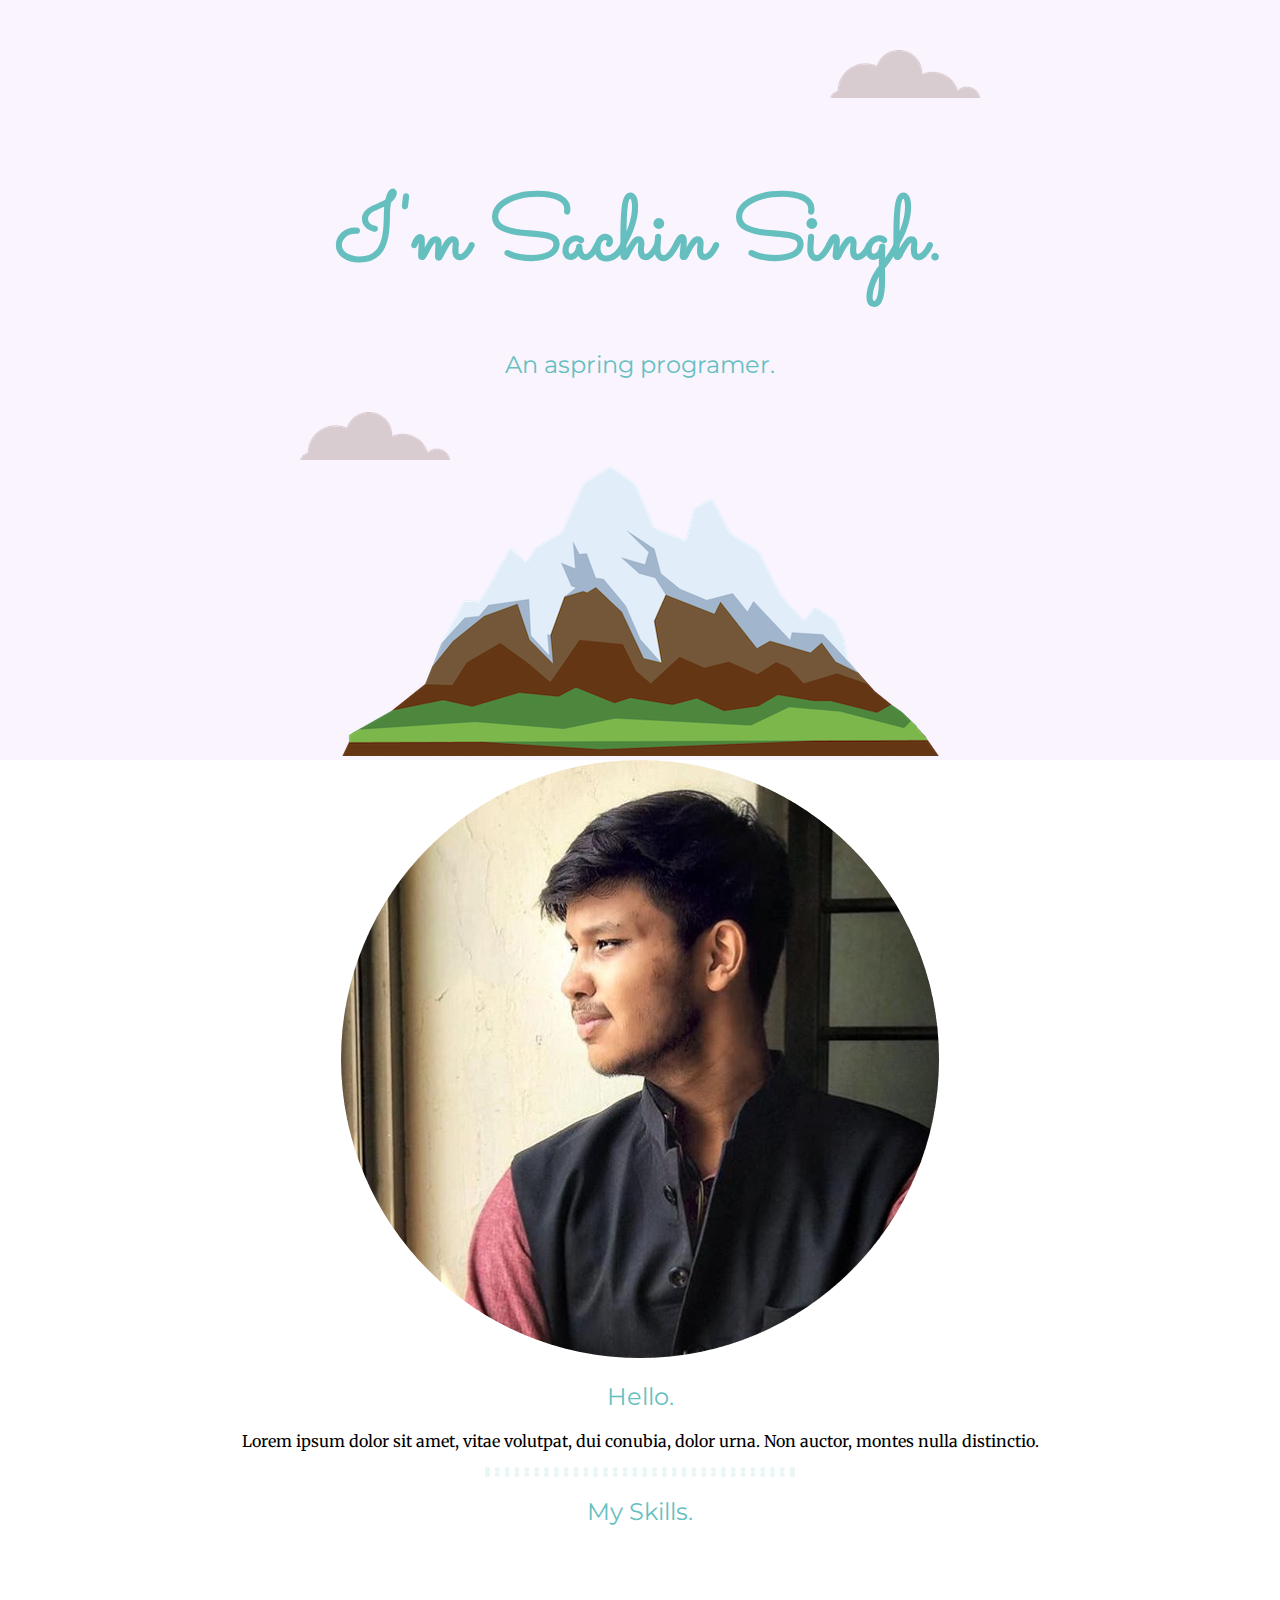
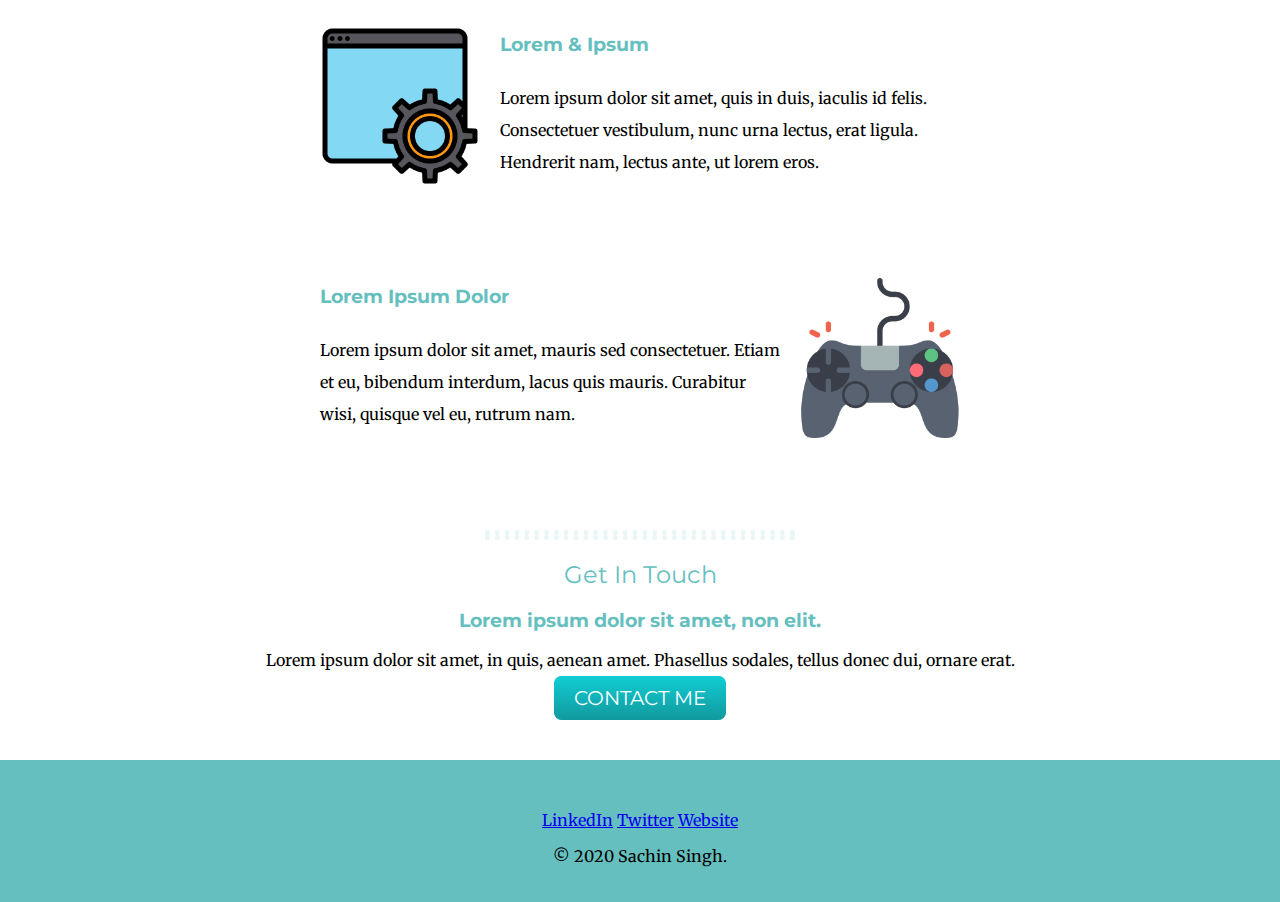
<file: index.html>
<!DOCTYPE html>
<html lang="en" dir="ltr">

<head>
  <meta charset="utf-8">
  <title></title>
  <link href="https://fonts.googleapis.com/css?family=Merriweather|Montserrat|Sacramento&display=swap" rel="stylesheet">
  <link rel="stylesheet" href="css/styles.css">
  <link rel="icon" href="images/favicon.ico">
</head>

<body>
  <div class="top-container">
    <img class="cloud1" src="images/cloud.png" alt="">
    <h1>I'm Sachin Singh.</h1>
    <h2>An aspring programer.</h2>
    <img class="cloud2" src="images/cloud.png" alt=""><img src="images/mountain.png" alt="">
  </div>
  <div class="middle-container">
    <div class="profile">
      <img src="images/circle-cropped.png" alt="">
      <h2>Hello.</h2>
      <p>Lorem ipsum dolor sit amet, vitae volutpat, dui conubia, dolor urna. Non auctor, montes nulla distinctio.</p>
    </div>
    <hr>
    <div class="skills">
      <h2>My Skills.</h2>
      <div class="skill-row">
        <img class="browser-image" src="images/browser.png" alt="">
        <h3>Lorem & Ipsum</h3>
        <p>Lorem ipsum dolor sit amet, quis in duis, iaculis id felis. Consectetuer vestibulum, nunc urna lectus, erat ligula. Hendrerit nam, lectus ante, ut lorem eros.</p>
      </div>
      <div class="skill-row">
        <img class="controller-image" src="images/controller.png" alt="">
        <h3>Lorem Ipsum Dolor</h3>
        <p>Lorem ipsum dolor sit amet, mauris sed consectetuer. Etiam et eu, bibendum interdum, lacus quis mauris. Curabitur wisi, quisque vel eu, rutrum nam.</p>
      </div>
    </div>
    <hr>
    <div class="contact-me">
      <h2>Get In Touch</h2>
      <h3>Lorem ipsum dolor sit amet, non elit.</h3>
      <p>Lorem ipsum dolor sit amet, in quis, aenean amet. Phasellus sodales, tellus donec dui, ornare erat.</p>
      <a class="btn" href="mailto:sachinsinghbhadoriya1@gmail.com">CONTACT ME</a>
    </div>
  </div>


  <div class="bottom-container">
    <a class="footer-link" href="https://www.linkedin.com/">LinkedIn</a>
    <a class="footer-link" href="https://twitter.com/">Twitter</a>
    <a class="footer-link" href="https://www.appbrewery.co/">Website</a>
    <p>© 2020 Sachin Singh.</p>
  </div>

</body>

</html>
</file>
<file: css/styles.css>
body {
  margin: 0;
  text-align: center;
  font-family: 'Merriweather', serif;
  margin-bottom: 0;
}
hr{
  border: dotted;
  border-width: thick;
  width: 300px;
  color: #EAF6F6;

}

h1 {
  color: #66BFBF;
  margin-top: 50px;
  margin-bottom: 10px;
  font-family: 'Sacramento', cursive;
  font-size: 5.625em;
  /*100%=16px*/
  line-height: 2;
}

h3 {
  font-family: 'Montserrat', sans-serif;
  color: #66BFBF;
}

h2 {
  color: #66BFBF;
  font-weight: normal;
  font-family: 'Montserrat', sans-serif;
  font-size: 1.5rem;
}

.top-container {
  background-color: #faf4ff;
  position: relative;
  padding-top: 100px;
}
.cloud2 {
  position: absolute;
  left: 300px;
  bottom: 300px;
}

.cloud1 {
  position: absolute;
  right: 300px;
  top: 50px;
}
.skill-row{
  width: 50%;
  margin:100px auto;
  text-align: left;
  line-height: 2;
}
.controller-image{
  width: 25%;
  float: right;
  padding-left: 20px;
}
.browser-image{

  width: 25%;
  float: left;
  padding-right: 20px;
}
.btn{

  background: #11cdd4;
  background-image: -webkit-linear-gradient(top, #11cdd4, #11999e);
  background-image: -moz-linear-gradient(top, #11cdd4, #11999e);
  background-image: -ms-linear-gradient(top, #11cdd4, #11999e);
  background-image: -o-linear-gradient(top, #11cdd4, #11999e);
  background-image: linear-gradient(to bottom, #11cdd4, #11999e);
  -webkit-border-radius: 8;
  -moz-border-radius: 8;
  border-radius: 8px;
  font-family: 'Montserrat', sans-serif;
  color: #ffffff;
  font-size: 20px;
  padding: 10px 20px 10px 20px;
  text-decoration: none;

}
.btn:hover {
  background: #30e3cb;
  background-image: -webkit-linear-gradient(top, #30e3cb, #2bc4ad);
  background-image: -moz-linear-gradient(top, #30e3cb, #2bc4ad);
  background-image: -ms-linear-gradient(top, #30e3cb, #2bc4ad);
  background-image: -o-linear-gradient(top, #30e3cb, #2bc4ad);
  background-image: linear-gradient(to bottom, #30e3cb, #2bc4ad);
  text-decoration: none;
}
.bottom-container{
  background-color: #66BFBF;
  padding: 50px 0 20px;
  margin-top: 50px;
}
</file>
